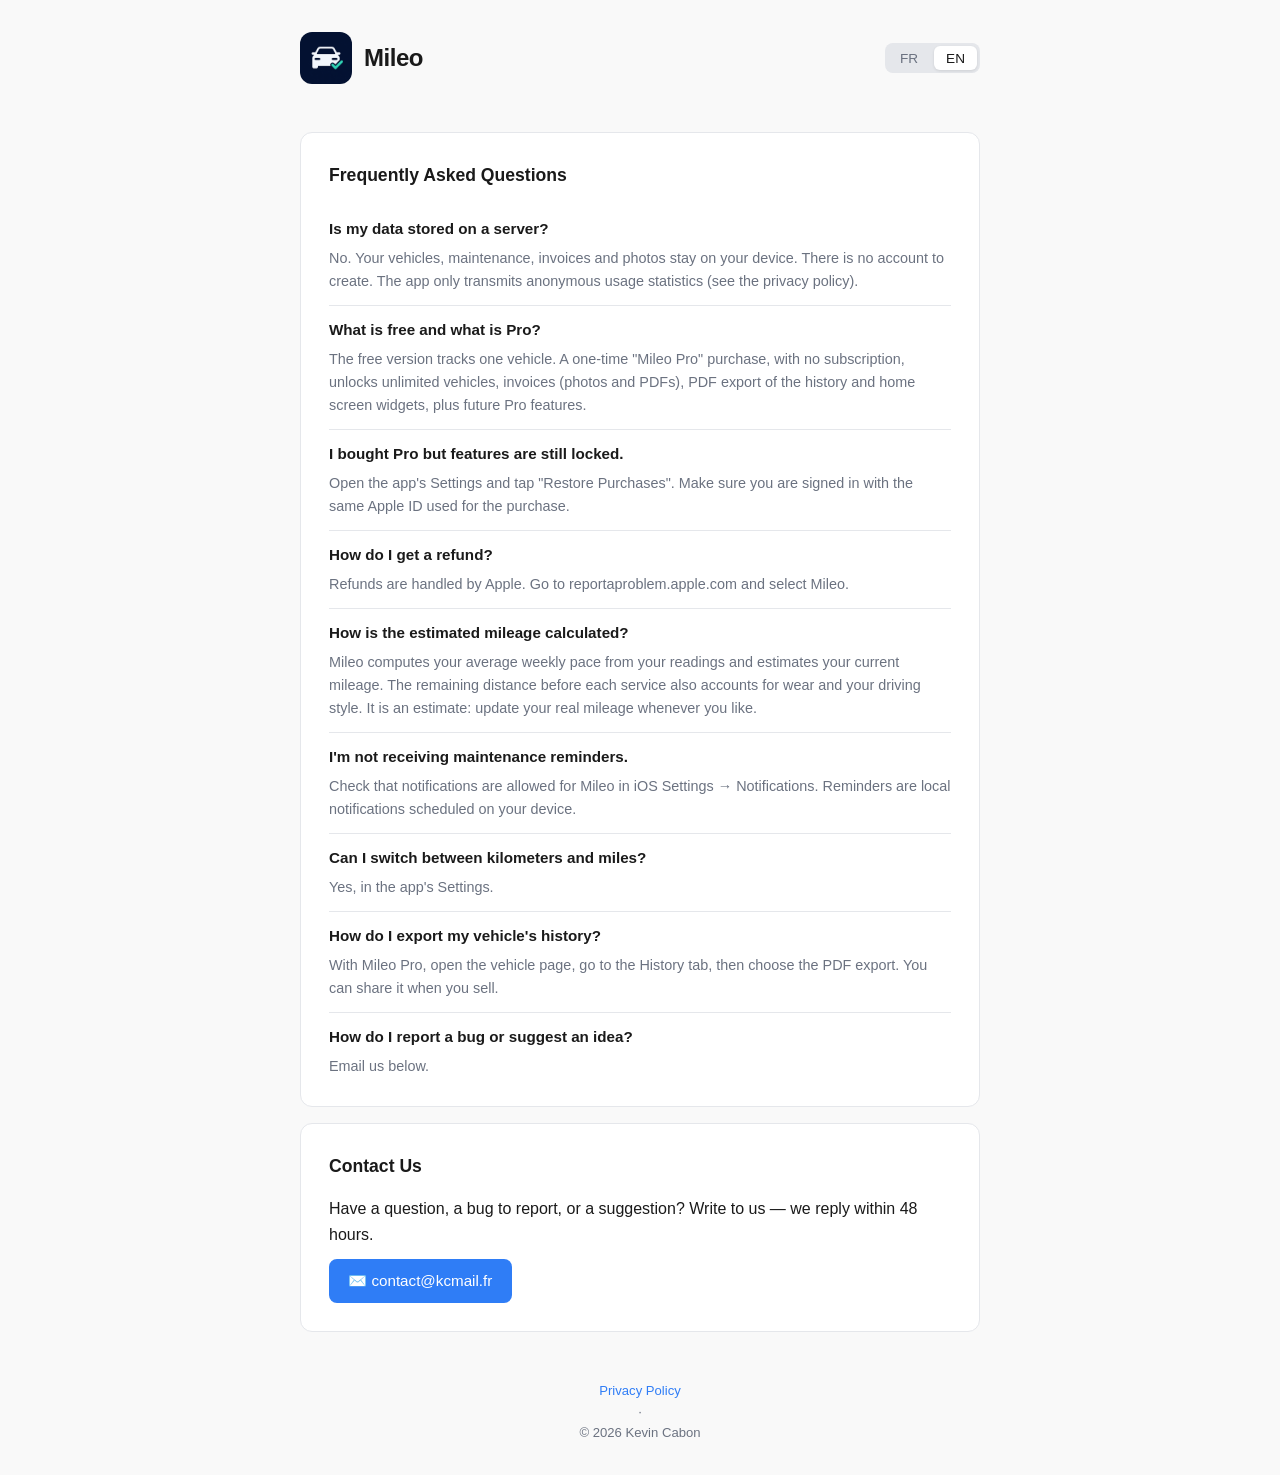
<file: index.html>
<!DOCTYPE html>
<html lang="fr">
<head>
  <meta charset="UTF-8" />
  <meta name="viewport" content="width=device-width, initial-scale=1.0" />
  <title>Mileo — Support</title>
  <link rel="stylesheet" href="style.css" />
  <link rel="icon" type="image/png" href="assets/icon.png" />
</head>
<body>
  <div class="container">

    <header>
      <div class="brand">
        <img src="assets/icon.png" class="app-icon" alt="Mileo" />
        <h1>Mileo</h1>
      </div>
      <div class="lang-switch">
        <button class="active" onclick="setLang('fr', this)">FR</button>
        <button onclick="setLang('en', this)">EN</button>
      </div>
    </header>

    <!-- FRENCH -->
    <div data-lang="fr">

      <div class="card">
        <h2>Questions fréquentes</h2>

        <div class="faq-item">
          <strong>Mes données sont-elles stockées sur un serveur ?</strong>
          <p>Non. Vos véhicules, entretiens, factures et photos restent sur votre appareil. Il n'y a aucun compte à créer. L'app transmet uniquement des statistiques d'usage anonymes (voir la politique de confidentialité).</p>
        </div>

        <div class="faq-item">
          <strong>Qu'est-ce qui est gratuit et qu'est-ce qui est Pro ?</strong>
          <p>La version gratuite permet de suivre un véhicule. Un achat unique « Mileo Pro », sans abonnement, débloque les véhicules illimités, les factures (photos et PDF), l'export PDF de l'historique et les widgets d'écran d'accueil, ainsi que les futures fonctionnalités Pro.</p>
        </div>

        <div class="faq-item">
          <strong>J'ai acheté Pro mais les fonctions sont verrouillées.</strong>
          <p>Ouvrez les Réglages de l'app et appuyez sur « Restaurer les achats ». Vérifiez que vous êtes connecté avec le même identifiant Apple que lors de l'achat.</p>
        </div>

        <div class="faq-item">
          <strong>Comment obtenir un remboursement ?</strong>
          <p>Les remboursements sont gérés par Apple. Rendez-vous sur reportaproblem.apple.com et sélectionnez Mileo.</p>
        </div>

        <div class="faq-item">
          <strong>Comment est calculé le kilométrage estimé ?</strong>
          <p>Mileo calcule votre rythme moyen hebdomadaire à partir de vos relevés et estime votre kilométrage actuel. Les km restants avant chaque entretien tiennent aussi compte de l'usure et de votre style de conduite. Il s'agit d'une estimation : mettez à jour votre kilométrage réel quand vous le souhaitez.</p>
        </div>

        <div class="faq-item">
          <strong>Je ne reçois pas les rappels d'entretien.</strong>
          <p>Vérifiez que les notifications sont autorisées pour Mileo dans Réglages iOS → Notifications. Les rappels sont des notifications locales programmées sur votre appareil.</p>
        </div>

        <div class="faq-item">
          <strong>Puis-je passer des kilomètres aux miles ?</strong>
          <p>Oui, dans les Réglages de l'app.</p>
        </div>

        <div class="faq-item">
          <strong>Comment exporter l'historique de mon véhicule ?</strong>
          <p>Avec Mileo Pro, ouvrez la page du véhicule, onglet Historique, puis choisissez l'export PDF. Vous pouvez le partager lors d'une revente.</p>
        </div>

        <div class="faq-item">
          <strong>Comment signaler un bug ou proposer une idée ?</strong>
          <p>Écrivez-nous par e-mail ci-dessous.</p>
        </div>
      </div>

      <div class="card">
        <h2>Nous contacter</h2>
        <p>Vous avez une question, un bug à signaler ou une suggestion ? Écrivez-nous, nous répondons sous 48h.</p>
        <a class="contact-email" href="mailto:contact@kcmail.fr">✉️ contact@kcmail.fr</a>
      </div>

    </div>

    <!-- ENGLISH -->
    <div data-lang="en">

      <div class="card">
        <h2>Frequently Asked Questions</h2>

        <div class="faq-item">
          <strong>Is my data stored on a server?</strong>
          <p>No. Your vehicles, maintenance, invoices and photos stay on your device. There is no account to create. The app only transmits anonymous usage statistics (see the privacy policy).</p>
        </div>

        <div class="faq-item">
          <strong>What is free and what is Pro?</strong>
          <p>The free version tracks one vehicle. A one-time "Mileo Pro" purchase, with no subscription, unlocks unlimited vehicles, invoices (photos and PDFs), PDF export of the history and home screen widgets, plus future Pro features.</p>
        </div>

        <div class="faq-item">
          <strong>I bought Pro but features are still locked.</strong>
          <p>Open the app's Settings and tap "Restore Purchases". Make sure you are signed in with the same Apple ID used for the purchase.</p>
        </div>

        <div class="faq-item">
          <strong>How do I get a refund?</strong>
          <p>Refunds are handled by Apple. Go to reportaproblem.apple.com and select Mileo.</p>
        </div>

        <div class="faq-item">
          <strong>How is the estimated mileage calculated?</strong>
          <p>Mileo computes your average weekly pace from your readings and estimates your current mileage. The remaining distance before each service also accounts for wear and your driving style. It is an estimate: update your real mileage whenever you like.</p>
        </div>

        <div class="faq-item">
          <strong>I'm not receiving maintenance reminders.</strong>
          <p>Check that notifications are allowed for Mileo in iOS Settings → Notifications. Reminders are local notifications scheduled on your device.</p>
        </div>

        <div class="faq-item">
          <strong>Can I switch between kilometers and miles?</strong>
          <p>Yes, in the app's Settings.</p>
        </div>

        <div class="faq-item">
          <strong>How do I export my vehicle's history?</strong>
          <p>With Mileo Pro, open the vehicle page, go to the History tab, then choose the PDF export. You can share it when you sell.</p>
        </div>

        <div class="faq-item">
          <strong>How do I report a bug or suggest an idea?</strong>
          <p>Email us below.</p>
        </div>
      </div>

      <div class="card">
        <h2>Contact Us</h2>
        <p>Have a question, a bug to report, or a suggestion? Write to us — we reply within 48 hours.</p>
        <a class="contact-email" href="mailto:contact@kcmail.fr">✉️ contact@kcmail.fr</a>
      </div>

    </div>

    <footer>
      <a href="privacy.html">
        <span data-lang="fr">Politique de confidentialité</span>
        <span data-lang="en" style="display:none">Privacy Policy</span>
      </a>
      &nbsp;·&nbsp;
      <span data-lang="fr">© 2026 Kevin Cabon</span>
      <span data-lang="en" style="display:none">© 2026 Kevin Cabon</span>
    </footer>

  </div>

  <script>
    function setLang(lang, btn) {
      document.documentElement.lang = lang;
      document.querySelectorAll('[data-lang]').forEach(el => {
        el.style.display = el.dataset.lang === lang ? 'block' : 'none';
      });
      document.querySelectorAll('.lang-switch button').forEach(b => b.classList.remove('active'));
      btn.classList.add('active');
    }

    // Auto-detect browser language on load
    (function() {
      const lang = (navigator.language || 'fr').startsWith('fr') ? 'fr' : 'en';
      if (lang === 'en') {
        setLang('en', document.querySelector('.lang-switch button:last-child'));
      }
    })();
  </script>
</body>
</html>
</file>
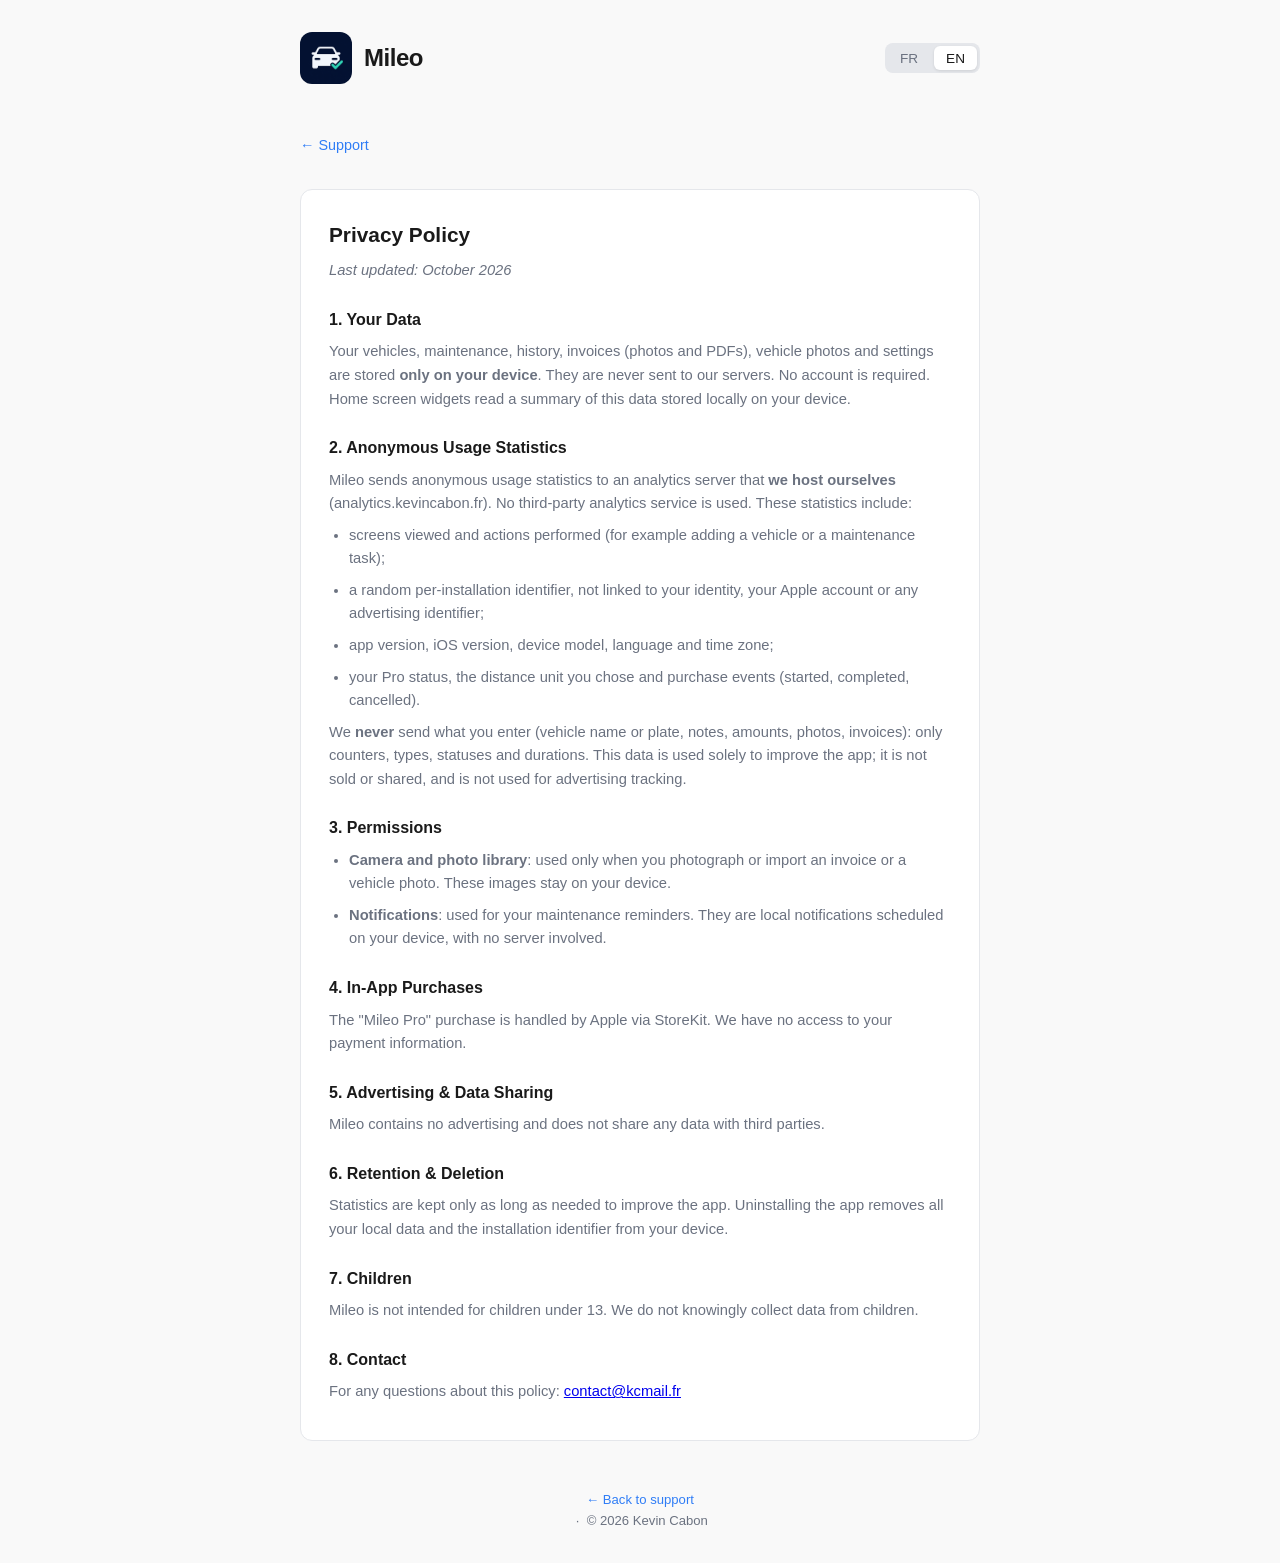
<file: privacy.html>
<!DOCTYPE html>
<html lang="fr">
<head>
  <meta charset="UTF-8" />
  <meta name="viewport" content="width=device-width, initial-scale=1.0" />
  <title>Mileo — Politique de confidentialité / Privacy Policy</title>
  <link rel="stylesheet" href="style.css" />
  <link rel="icon" type="image/png" href="assets/icon.png" />
</head>
<body>
  <div class="container">

    <header>
      <div class="brand">
        <img src="assets/icon.png" class="app-icon" alt="Mileo" />
        <h1>Mileo</h1>
      </div>
      <div class="lang-switch">
        <button class="active" onclick="setLang('fr', this)">FR</button>
        <button onclick="setLang('en', this)">EN</button>
      </div>
    </header>

    <!-- FRENCH -->
    <div data-lang="fr">
      <a class="back-link" href="index.html">← Support</a>

      <div class="card prose">
        <h2 style="font-size:1.3rem; margin-top:0">Politique de confidentialité</h2>
        <p><em>Dernière mise à jour : octobre 2026</em></p>

        <h2>1. Vos données</h2>
        <p>Vos véhicules, entretiens, historique, factures (photos et PDF), photos de véhicules et réglages sont stockés <strong>uniquement sur votre appareil</strong>. Ils ne sont jamais envoyés à nos serveurs. Aucun compte n'est nécessaire. Les widgets d'écran d'accueil lisent un résumé de ces données stocké localement sur votre appareil.</p>

        <h2>2. Statistiques d'usage anonymes</h2>
        <p>Mileo envoie des statistiques d'usage anonymes à un serveur d'analyse <strong>que nous hébergeons nous-mêmes</strong> (analytics.kevincabon.fr). Aucun service d'analyse tiers n'est utilisé. Ces statistiques comprennent :</p>
        <ul>
          <li>les écrans consultés et les actions effectuées (par exemple l'ajout d'un véhicule ou d'un entretien) ;</li>
          <li>un identifiant aléatoire propre à l'installation, qui n'est relié ni à votre identité, ni à votre compte Apple, ni à un identifiant publicitaire ;</li>
          <li>la version de l'application, la version d'iOS, le modèle d'appareil, la langue et le fuseau horaire ;</li>
          <li>votre statut Pro, l'unité de distance choisie et les événements d'achat (démarré, terminé, annulé).</li>
        </ul>
        <p>Nous n'envoyons <strong>jamais</strong> les informations que vous saisissez (nom ou plaque du véhicule, notes, montants, photos, factures) : uniquement des compteurs, des types, des statuts et des durées. Ces données servent uniquement à améliorer l'application ; elles ne sont ni vendues ni partagées, et ne servent pas au suivi publicitaire.</p>

        <h2>3. Autorisations</h2>
        <ul>
          <li><strong>Appareil photo et photothèque</strong> : utilisés uniquement lorsque vous photographiez ou importez une facture ou une photo de véhicule. Ces images restent sur votre appareil.</li>
          <li><strong>Notifications</strong> : utilisées pour vos rappels d'entretien. Ce sont des notifications locales, programmées sur votre appareil, sans serveur.</li>
        </ul>

        <h2>4. Achats intégrés</h2>
        <p>L'achat « Mileo Pro » est géré par Apple via StoreKit. Nous n'avons accès à aucune de vos informations de paiement.</p>

        <h2>5. Publicité et partage de données</h2>
        <p>Mileo ne contient aucune publicité et ne partage aucune donnée avec des tiers.</p>

        <h2>6. Conservation et suppression</h2>
        <p>Les statistiques ne sont conservées que le temps nécessaire à l'amélioration de l'application. Désinstaller l'application supprime toutes vos données locales ainsi que l'identifiant d'installation de votre appareil.</p>

        <h2>7. Mineurs</h2>
        <p>Mileo n'est pas destiné aux enfants de moins de 13 ans. Nous ne collectons sciemment aucune donnée provenant d'enfants.</p>

        <h2>8. Contact</h2>
        <p>Pour toute question relative à cette politique : <a href="mailto:contact@kcmail.fr">contact@kcmail.fr</a></p>
      </div>
    </div>

    <!-- ENGLISH -->
    <div data-lang="en">
      <a class="back-link" href="index.html">← Support</a>

      <div class="card prose">
        <h2 style="font-size:1.3rem; margin-top:0">Privacy Policy</h2>
        <p><em>Last updated: October 2026</em></p>

        <h2>1. Your Data</h2>
        <p>Your vehicles, maintenance, history, invoices (photos and PDFs), vehicle photos and settings are stored <strong>only on your device</strong>. They are never sent to our servers. No account is required. Home screen widgets read a summary of this data stored locally on your device.</p>

        <h2>2. Anonymous Usage Statistics</h2>
        <p>Mileo sends anonymous usage statistics to an analytics server that <strong>we host ourselves</strong> (analytics.kevincabon.fr). No third-party analytics service is used. These statistics include:</p>
        <ul>
          <li>screens viewed and actions performed (for example adding a vehicle or a maintenance task);</li>
          <li>a random per-installation identifier, not linked to your identity, your Apple account or any advertising identifier;</li>
          <li>app version, iOS version, device model, language and time zone;</li>
          <li>your Pro status, the distance unit you chose and purchase events (started, completed, cancelled).</li>
        </ul>
        <p>We <strong>never</strong> send what you enter (vehicle name or plate, notes, amounts, photos, invoices): only counters, types, statuses and durations. This data is used solely to improve the app; it is not sold or shared, and is not used for advertising tracking.</p>

        <h2>3. Permissions</h2>
        <ul>
          <li><strong>Camera and photo library</strong>: used only when you photograph or import an invoice or a vehicle photo. These images stay on your device.</li>
          <li><strong>Notifications</strong>: used for your maintenance reminders. They are local notifications scheduled on your device, with no server involved.</li>
        </ul>

        <h2>4. In-App Purchases</h2>
        <p>The "Mileo Pro" purchase is handled by Apple via StoreKit. We have no access to your payment information.</p>

        <h2>5. Advertising &amp; Data Sharing</h2>
        <p>Mileo contains no advertising and does not share any data with third parties.</p>

        <h2>6. Retention &amp; Deletion</h2>
        <p>Statistics are kept only as long as needed to improve the app. Uninstalling the app removes all your local data and the installation identifier from your device.</p>

        <h2>7. Children</h2>
        <p>Mileo is not intended for children under 13. We do not knowingly collect data from children.</p>

        <h2>8. Contact</h2>
        <p>For any questions about this policy: <a href="mailto:contact@kcmail.fr">contact@kcmail.fr</a></p>
      </div>
    </div>

    <footer>
      <a href="index.html">
        <span data-lang="fr">← Retour au support</span>
        <span data-lang="en" style="display:none">← Back to support</span>
      </a>
      &nbsp;·&nbsp;
      © 2026 Kevin Cabon
    </footer>

  </div>

  <script>
    function setLang(lang, btn) {
      document.documentElement.lang = lang;
      document.querySelectorAll('[data-lang]').forEach(el => {
        el.style.display = el.dataset.lang === lang ? 'block' : 'none';
      });
      document.querySelectorAll('.lang-switch button').forEach(b => b.classList.remove('active'));
      btn.classList.add('active');
    }

    (function() {
      const lang = (navigator.language || 'fr').startsWith('fr') ? 'fr' : 'en';
      if (lang === 'en') {
        setLang('en', document.querySelector('.lang-switch button:last-child'));
      }
    })();
  </script>
</body>
</html>
</file>
<file: style.css>
:root {
  --bg: #f9f9f9;
  --surface: #ffffff;
  --text: #1a1a1a;
  --muted: #6b7280;
  --accent: #2f7df6;
  --accent-hover: #1f68dc;
  --border: #e5e7eb;
  --radius: 12px;
}

@media (prefers-color-scheme: dark) {
  :root {
    --bg: #0f0f0f;
    --surface: #1c1c1e;
    --text: #f2f2f7;
    --muted: #8e8e93;
    --border: #2c2c2e;
  }
}

* {
  box-sizing: border-box;
  margin: 0;
  padding: 0;
}

body {
  font-family: -apple-system, BlinkMacSystemFont, "Segoe UI", Helvetica, Arial, sans-serif;
  background: var(--bg);
  color: var(--text);
  line-height: 1.6;
  padding: 2rem 1rem;
}

.container {
  max-width: 680px;
  margin: 0 auto;
}

header {
  display: flex;
  align-items: center;
  justify-content: space-between;
  margin-bottom: 3rem;
  flex-wrap: wrap;
  gap: 1rem;
}

.brand {
  display: flex;
  align-items: center;
  gap: 0.75rem;
}

.app-icon {
  width: 52px;
  height: 52px;
  border-radius: 12px;
  object-fit: cover;
}

.brand h1 {
  font-size: 1.5rem;
  font-weight: 700;
  letter-spacing: -0.02em;
}

.lang-switch {
  display: flex;
  gap: 0.25rem;
  background: var(--border);
  padding: 3px;
  border-radius: 8px;
}

.lang-switch button {
  background: none;
  border: none;
  padding: 0.3rem 0.75rem;
  border-radius: 6px;
  font-size: 0.85rem;
  font-weight: 500;
  cursor: pointer;
  color: var(--muted);
  transition: all 0.15s;
}

.lang-switch button.active {
  background: var(--surface);
  color: var(--text);
  box-shadow: 0 1px 3px rgba(0,0,0,0.1);
}

.card {
  background: var(--surface);
  border-radius: var(--radius);
  border: 1px solid var(--border);
  padding: 1.75rem;
  margin-bottom: 1rem;
}

.card h2 {
  font-size: 1.1rem;
  font-weight: 600;
  margin-bottom: 1rem;
}

.faq-item {
  padding: 0.75rem 0;
  border-bottom: 1px solid var(--border);
}

.faq-item:last-child {
  border-bottom: none;
  padding-bottom: 0;
}

.faq-item strong {
  display: block;
  font-size: 0.95rem;
  margin-bottom: 0.35rem;
}

.faq-item p {
  font-size: 0.9rem;
  color: var(--muted);
}

.contact-email {
  display: inline-flex;
  align-items: center;
  gap: 0.5rem;
  background: var(--accent);
  color: white;
  text-decoration: none;
  padding: 0.6rem 1.2rem;
  border-radius: 8px;
  font-weight: 500;
  font-size: 0.95rem;
  margin-top: 0.75rem;
  transition: background 0.15s;
}

.contact-email:hover {
  background: var(--accent-hover);
}

footer {
  text-align: center;
  font-size: 0.82rem;
  color: var(--muted);
  margin-top: 3rem;
}

footer a {
  color: var(--accent);
  text-decoration: none;
}

/* Privacy page */
.prose h2 {
  font-size: 1rem;
  font-weight: 600;
  margin: 1.5rem 0 0.5rem;
}

.prose p, .prose li {
  font-size: 0.92rem;
  color: var(--muted);
  margin-bottom: 0.5rem;
}

.prose ul {
  padding-left: 1.25rem;
}

.back-link {
  display: inline-flex;
  align-items: center;
  gap: 0.4rem;
  color: var(--accent);
  text-decoration: none;
  font-size: 0.9rem;
  font-weight: 500;
  margin-bottom: 2rem;
}

[data-lang="en"] { display: none; }
[data-lang="fr"] { display: block; }
</file>
